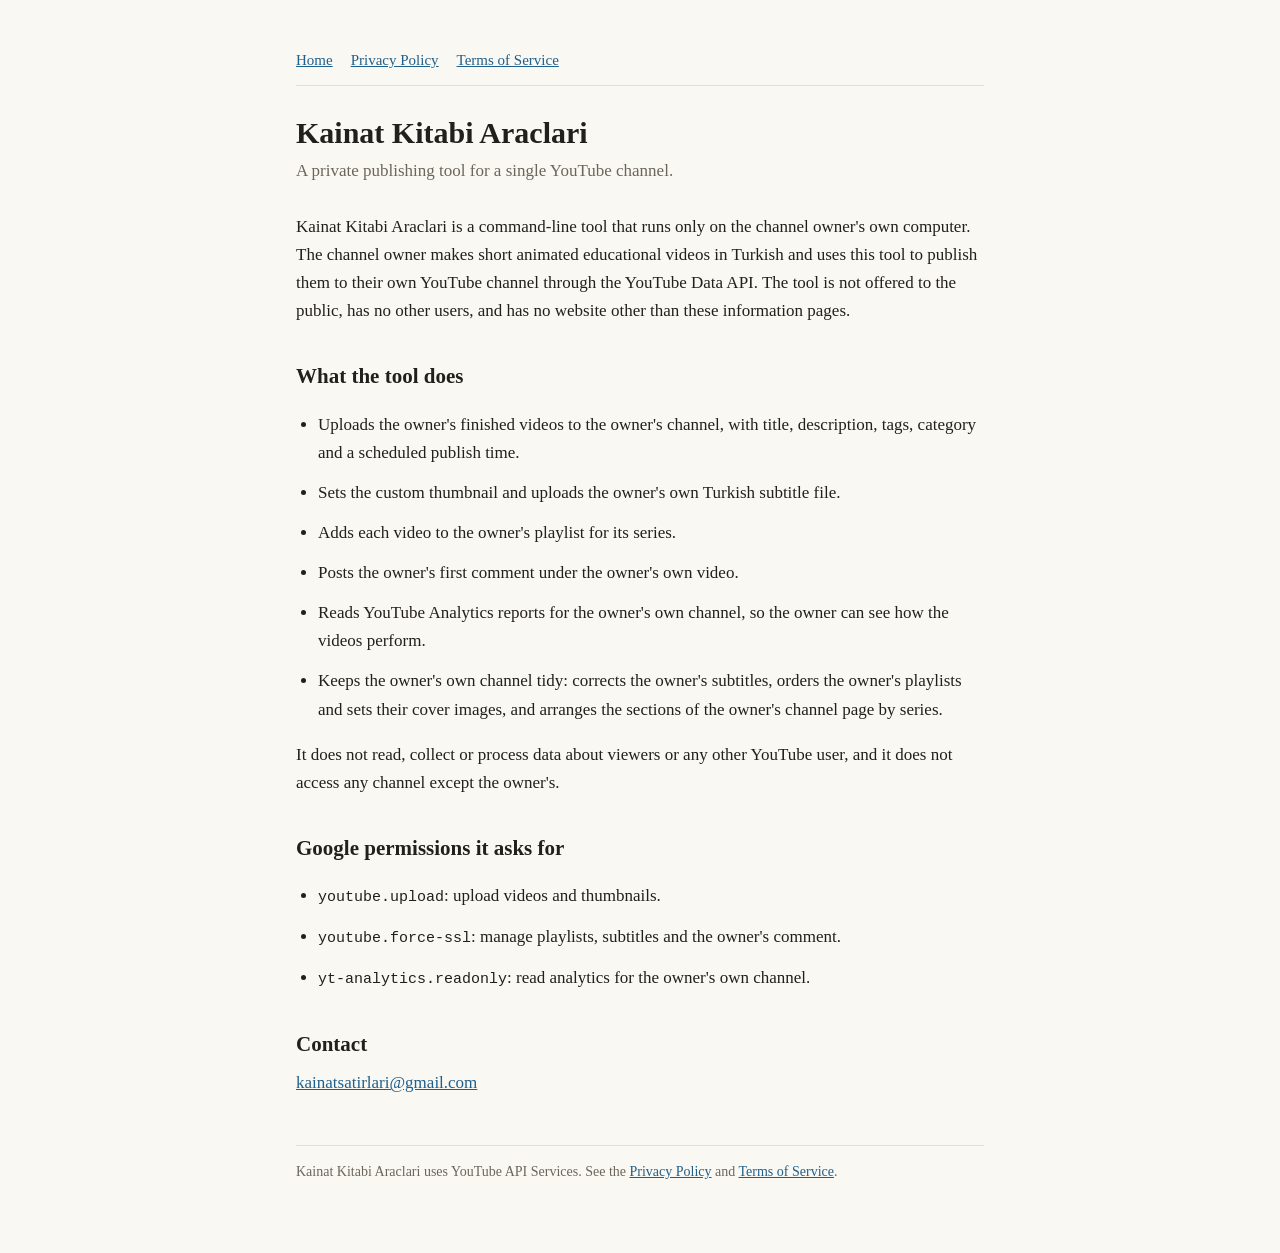
<file: index.html>
<!doctype html>
<html lang="en">
<head>
<meta charset="utf-8">
<meta name="viewport" content="width=device-width, initial-scale=1">
<title>Kainat Kitabi Araclari</title>
<meta name="description" content="A private publishing tool that uploads the owner's own videos to the owner's own YouTube channel.">
<link rel="stylesheet" href="style.css">
</head>
<body>
<main>
<nav><a href="./">Home</a><a href="privacy.html">Privacy Policy</a><a href="terms.html">Terms of Service</a></nav>
<h1>Kainat Kitabi Araclari</h1>
<p class="sub">A private publishing tool for a single YouTube channel.</p>

<p>Kainat Kitabi Araclari is a command-line tool that runs only on the channel owner's own computer. The channel owner makes short animated educational videos in Turkish and uses this tool to publish them to their own YouTube channel through the YouTube Data API. The tool is not offered to the public, has no other users, and has no website other than these information pages.</p>

<h2>What the tool does</h2>
<ul>
<li>Uploads the owner's finished videos to the owner's channel, with title, description, tags, category and a scheduled publish time.</li>
<li>Sets the custom thumbnail and uploads the owner's own Turkish subtitle file.</li>
<li>Adds each video to the owner's playlist for its series.</li>
<li>Posts the owner's first comment under the owner's own video.</li>
<li>Reads YouTube Analytics reports for the owner's own channel, so the owner can see how the videos perform.</li>
<li>Keeps the owner's own channel tidy: corrects the owner's subtitles, orders the owner's playlists and sets their cover images, and arranges the sections of the owner's channel page by series.</li>
</ul>
<p>It does not read, collect or process data about viewers or any other YouTube user, and it does not access any channel except the owner's.</p>

<h2>Google permissions it asks for</h2>
<ul>
<li><code>youtube.upload</code>: upload videos and thumbnails.</li>
<li><code>youtube.force-ssl</code>: manage playlists, subtitles and the owner's comment.</li>
<li><code>yt-analytics.readonly</code>: read analytics for the owner's own channel.</li>
</ul>

<h2>Contact</h2>
<p><a href="mailto:kainatsatirlari@gmail.com">kainatsatirlari@gmail.com</a></p>

<footer>Kainat Kitabi Araclari uses YouTube API Services. See the <a href="privacy.html">Privacy Policy</a> and <a href="terms.html">Terms of Service</a>.</footer>
</main>
</body>
</html>
</file>
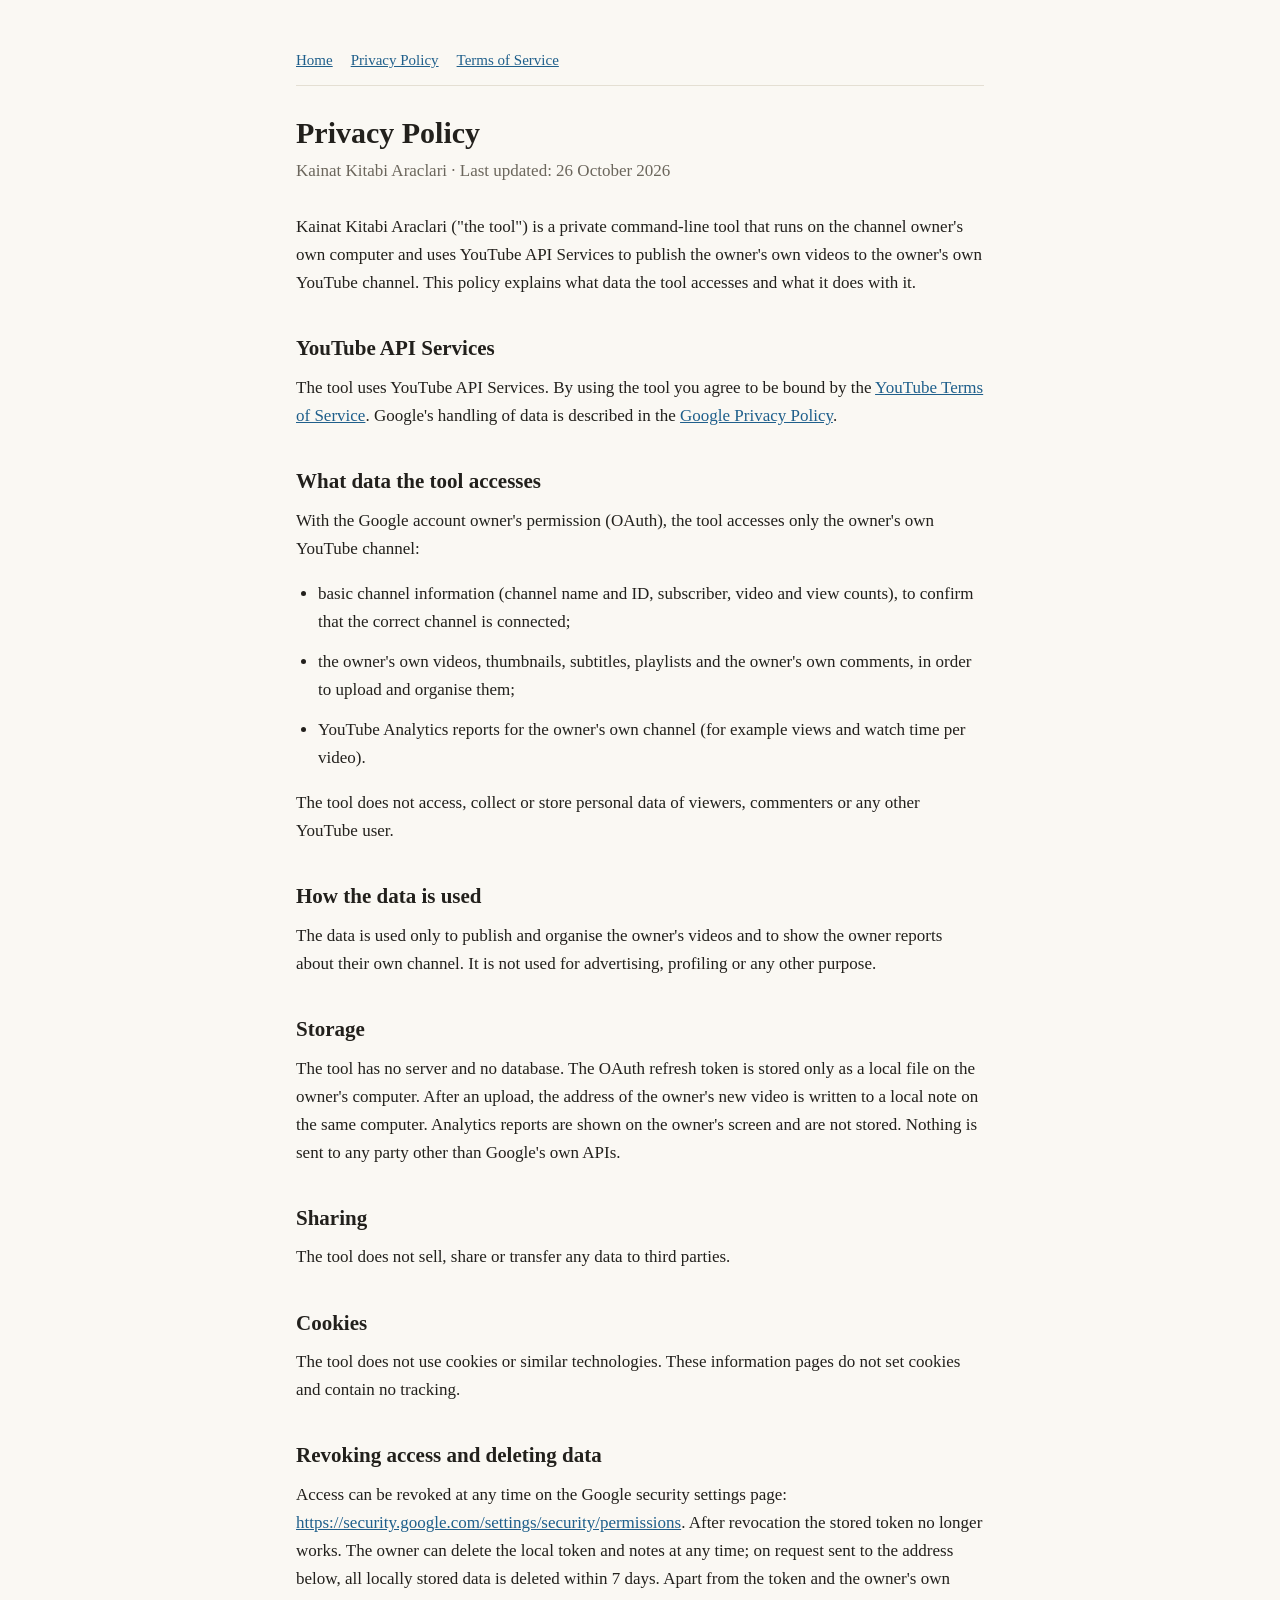
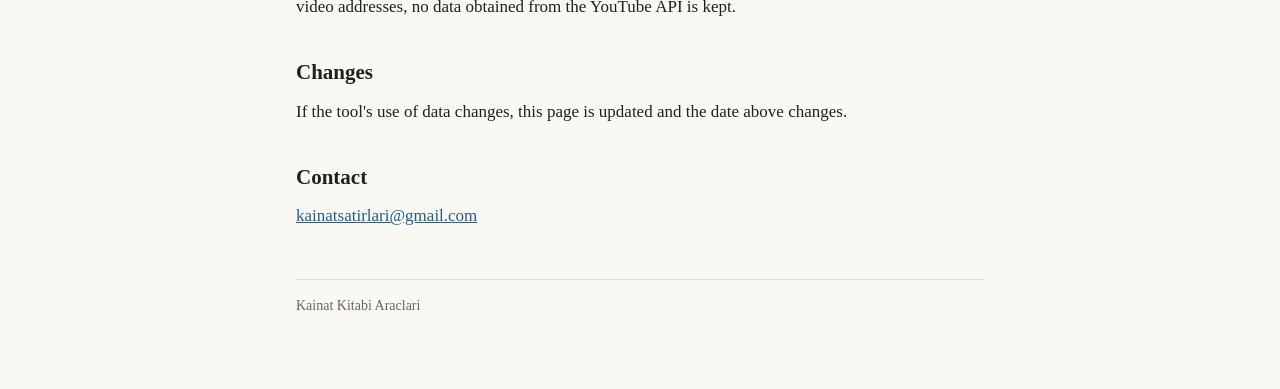
<file: privacy.html>
<!doctype html>
<html lang="en">
<head>
<meta charset="utf-8">
<meta name="viewport" content="width=device-width, initial-scale=1">
<title>Privacy Policy</title>
<meta name="description" content="Privacy Policy of Kainat Kitabi Araclari.">
<link rel="stylesheet" href="style.css">
</head>
<body>
<main>
<nav><a href="./">Home</a><a href="privacy.html">Privacy Policy</a><a href="terms.html">Terms of Service</a></nav>
<h1>Privacy Policy</h1>
<p class="sub">Kainat Kitabi Araclari · Last updated: 26 October 2026</p>

<p>Kainat Kitabi Araclari ("the tool") is a private command-line tool that runs on the channel owner's own computer and uses YouTube API Services to publish the owner's own videos to the owner's own YouTube channel. This policy explains what data the tool accesses and what it does with it.</p>

<h2>YouTube API Services</h2>
<p>The tool uses YouTube API Services. By using the tool you agree to be bound by the <a href="https://www.youtube.com/t/terms">YouTube Terms of Service</a>. Google's handling of data is described in the <a href="https://policies.google.com/privacy">Google Privacy Policy</a>.</p>

<h2>What data the tool accesses</h2>
<p>With the Google account owner's permission (OAuth), the tool accesses only the owner's own YouTube channel:</p>
<ul>
<li>basic channel information (channel name and ID, subscriber, video and view counts), to confirm that the correct channel is connected;</li>
<li>the owner's own videos, thumbnails, subtitles, playlists and the owner's own comments, in order to upload and organise them;</li>
<li>YouTube Analytics reports for the owner's own channel (for example views and watch time per video).</li>
</ul>
<p>The tool does not access, collect or store personal data of viewers, commenters or any other YouTube user.</p>

<h2>How the data is used</h2>
<p>The data is used only to publish and organise the owner's videos and to show the owner reports about their own channel. It is not used for advertising, profiling or any other purpose.</p>

<h2>Storage</h2>
<p>The tool has no server and no database. The OAuth refresh token is stored only as a local file on the owner's computer. After an upload, the address of the owner's new video is written to a local note on the same computer. Analytics reports are shown on the owner's screen and are not stored. Nothing is sent to any party other than Google's own APIs.</p>

<h2>Sharing</h2>
<p>The tool does not sell, share or transfer any data to third parties.</p>

<h2>Cookies</h2>
<p>The tool does not use cookies or similar technologies. These information pages do not set cookies and contain no tracking.</p>

<h2>Revoking access and deleting data</h2>
<p>Access can be revoked at any time on the Google security settings page: <a href="https://security.google.com/settings/security/permissions">https://security.google.com/settings/security/permissions</a>. After revocation the stored token no longer works. The owner can delete the local token and notes at any time; on request sent to the address below, all locally stored data is deleted within 7 days. Apart from the token and the owner's own video addresses, no data obtained from the YouTube API is kept.</p>

<h2>Changes</h2>
<p>If the tool's use of data changes, this page is updated and the date above changes.</p>

<h2>Contact</h2>
<p><a href="mailto:kainatsatirlari@gmail.com">kainatsatirlari@gmail.com</a></p>

<footer>Kainat Kitabi Araclari</footer>
</main>
</body>
</html>
</file>
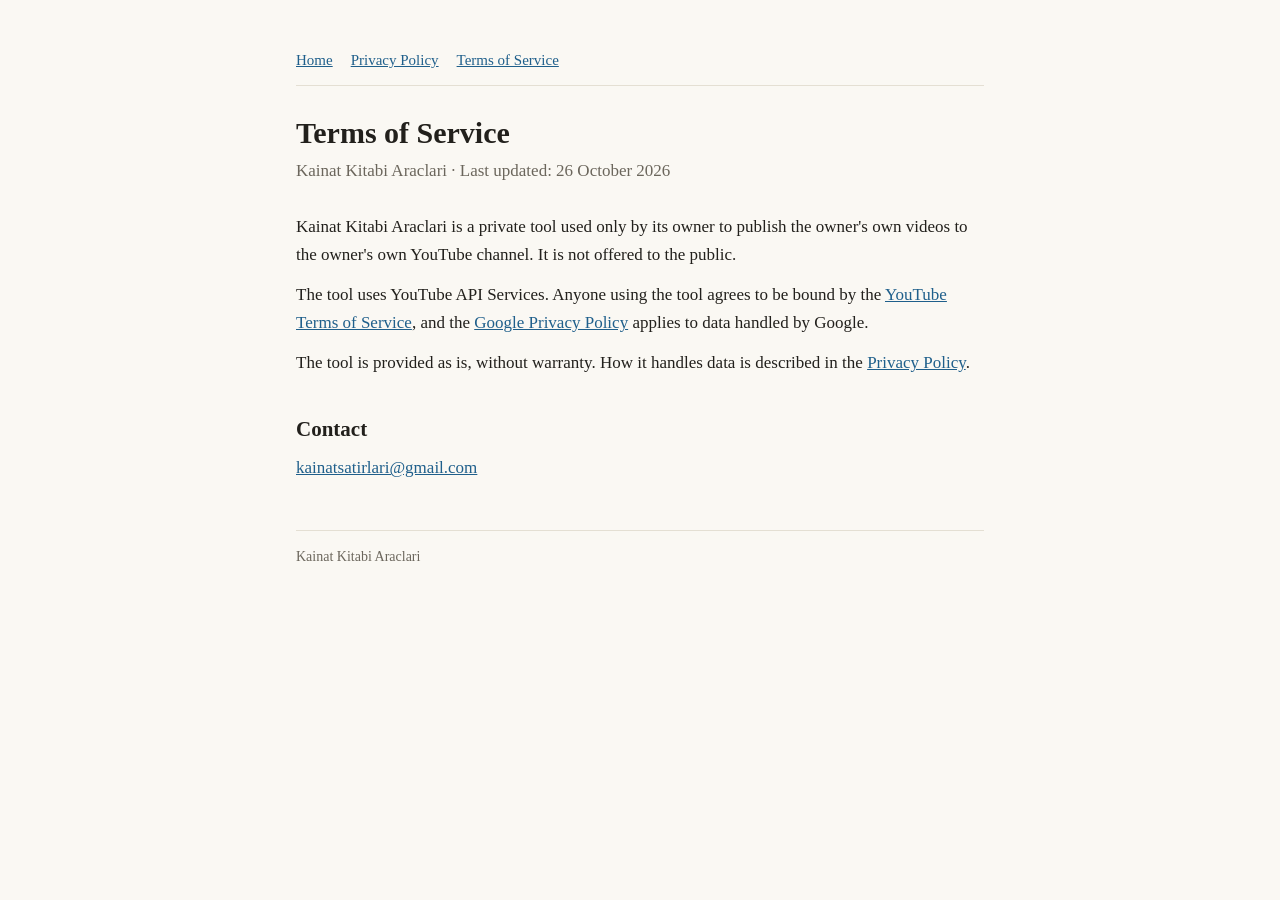
<file: terms.html>
<!doctype html>
<html lang="en">
<head>
<meta charset="utf-8">
<meta name="viewport" content="width=device-width, initial-scale=1">
<title>Terms of Service</title>
<meta name="description" content="Terms of Service of Kainat Kitabi Araclari.">
<link rel="stylesheet" href="style.css">
</head>
<body>
<main>
<nav><a href="./">Home</a><a href="privacy.html">Privacy Policy</a><a href="terms.html">Terms of Service</a></nav>
<h1>Terms of Service</h1>
<p class="sub">Kainat Kitabi Araclari · Last updated: 26 October 2026</p>

<p>Kainat Kitabi Araclari is a private tool used only by its owner to publish the owner's own videos to the owner's own YouTube channel. It is not offered to the public.</p>
<p>The tool uses YouTube API Services. Anyone using the tool agrees to be bound by the <a href="https://www.youtube.com/t/terms">YouTube Terms of Service</a>, and the <a href="https://policies.google.com/privacy">Google Privacy Policy</a> applies to data handled by Google.</p>
<p>The tool is provided as is, without warranty. How it handles data is described in the <a href="privacy.html">Privacy Policy</a>.</p>

<h2>Contact</h2>
<p><a href="mailto:kainatsatirlari@gmail.com">kainatsatirlari@gmail.com</a></p>

<footer>Kainat Kitabi Araclari</footer>
</main>
</body>
</html>
</file>
<file: style.css>
:root{--bg:#faf8f3;--ink:#22201c;--muted:#6b665c;--line:#e4dfd3;--link:#1f5f8b}
@media (prefers-color-scheme:dark){:root{--bg:#1a1916;--ink:#ece8de;--muted:#a39d90;--line:#36332c;--link:#7fb6dc}}
*{box-sizing:border-box}
body{margin:0;background:var(--bg);color:var(--ink);font:17px/1.65 Georgia,"Times New Roman",serif}
main{max-width:720px;margin:0 auto;padding:48px 16px 72px}
h1{font-size:30px;line-height:1.25;margin:0 0 6px}
h2{font-size:21px;margin:34px 0 8px}
p,li{margin:0 0 12px}
ul{padding-left:22px}
a{color:var(--link)}
.sub{color:var(--muted);margin-bottom:28px}
nav{display:flex;gap:18px;flex-wrap:wrap;border-bottom:1px solid var(--line);padding-bottom:12px;margin-bottom:28px;font-size:15px}
footer{margin-top:48px;border-top:1px solid var(--line);padding-top:14px;color:var(--muted);font-size:14px}
code{font-size:15px}
</file>
